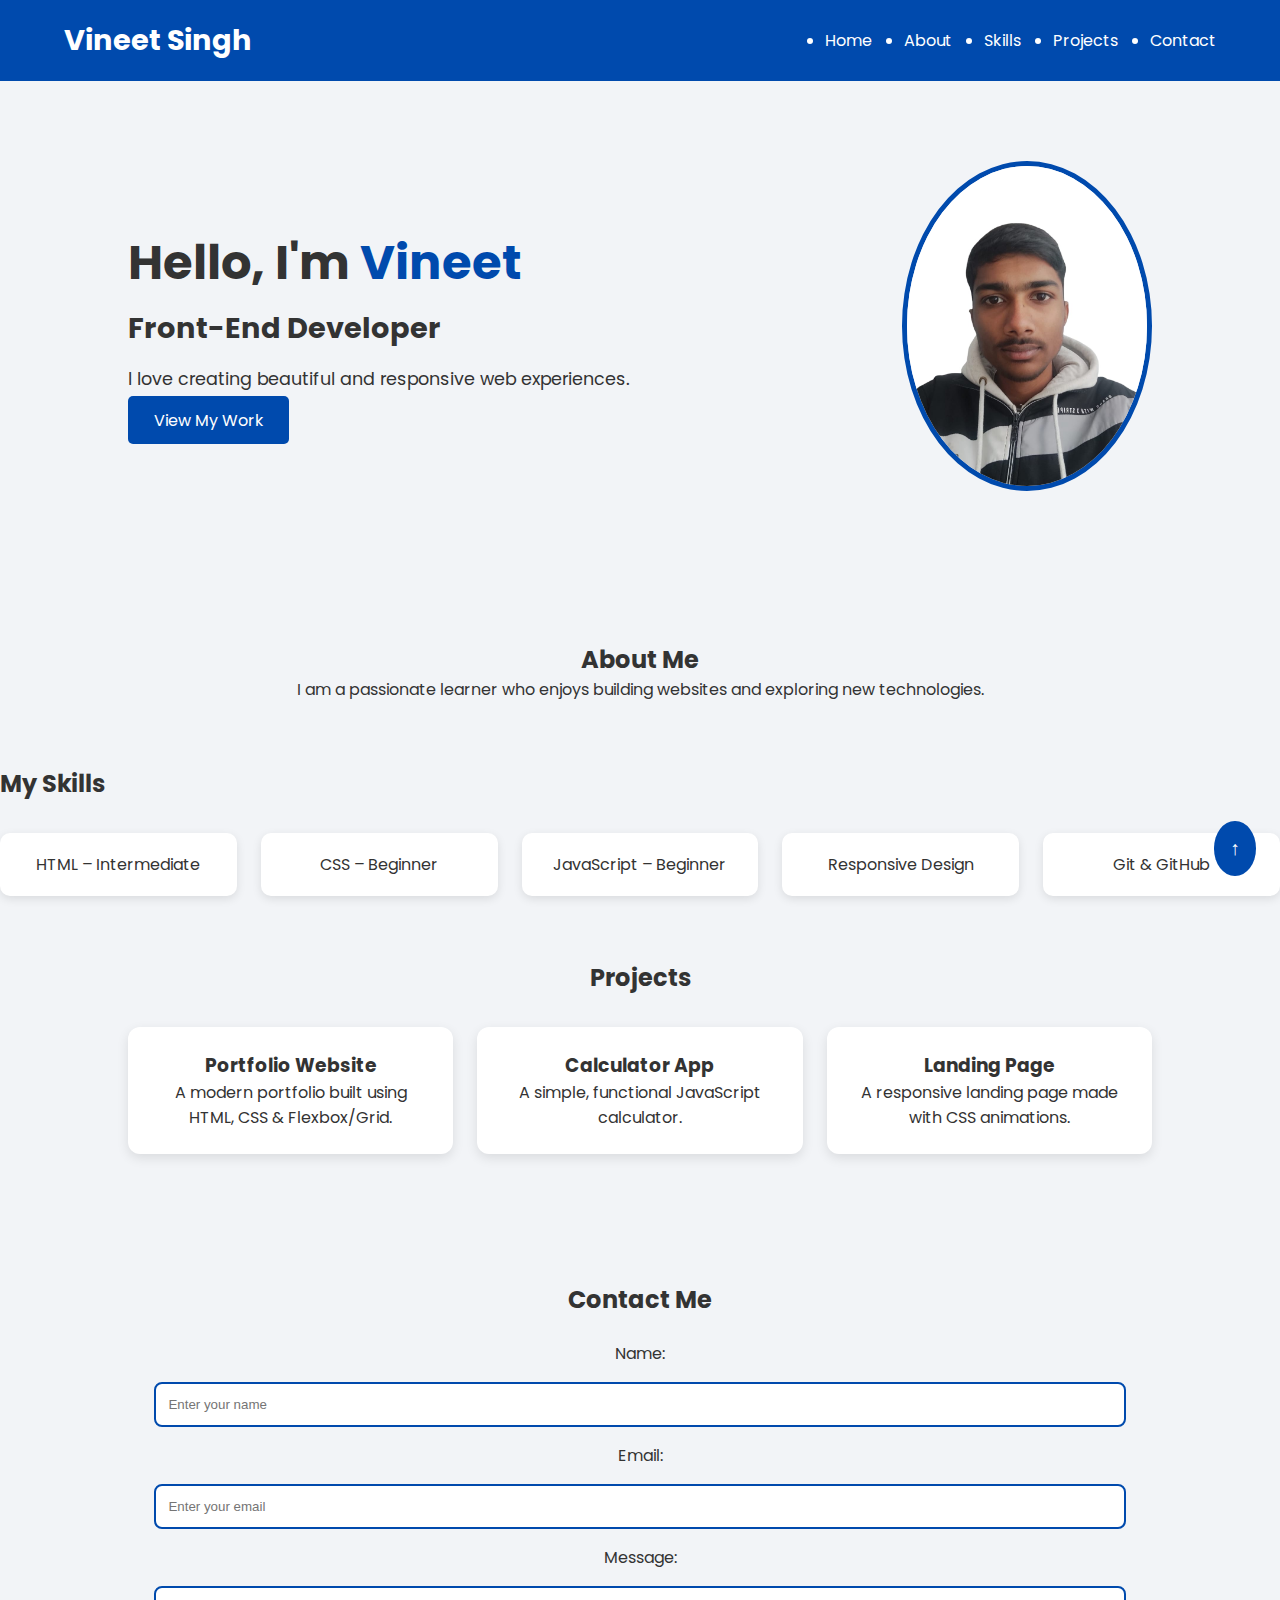
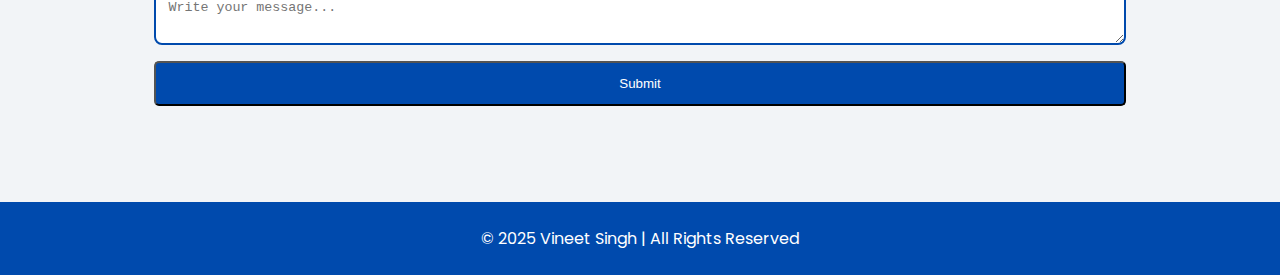
<file: LAB-3/index.html>
<!DOCTYPE html>
<html lang="en">

<head>
    <meta charset="UTF-8">
    <meta name="viewport" content="width=device-width, initial-scale=1.0">
    <title>Vineet Portfolio</title>
    <link rel="stylesheet" href="style.css">

    <!-- Google Font -->
    <link href="https://fonts.googleapis.com/css2?family=Poppins:wght@300;400;600;700&display=swap" rel="stylesheet">
</head>

<body>

    <!-- ---------------- HEADER ---------------- -->
    <header>
        <div class="logo">Vineet Singh</div>

        <nav>
            <ul class="nav-links">
                <li><a href="#hero">Home</a></li>
                <li><a href="#about">About</a></li>
                <li><a href="#skills">Skills</a></li>
                <li><a href="#projects">Projects</a></li>
                <li><a href="#contact">Contact</a></li>
            </ul>
        </nav>
    </header>

    <!-- ---------------- HERO SECTION ---------------- -->
    <section id="hero" class="hero">
        <div class="hero-text">
            <h1>Hello, I'm <span class="highlight">Vineet</span></h1>
            <h2 class="animate-role">Front-End Developer</h2>
            <p>I love creating beautiful and responsive web experiences.</p>
            <a href="#projects" class="btn">View My Work</a>
        </div>

        <div class="hero-img">
            <img src="mine.jpg" alt="Profile Picture">
        </div>
    </section>

    <!-- ---------------- ABOUT ---------------- -->
    <section id="about" class="about">
        <h2>About Me</h2>
        <p>I am a passionate learner who enjoys building websites and exploring new technologies.</p>
    </section>

    <!-- ---------------- SKILLS (GRID) ---------------- -->
    <section id="skills" class="skills">
        <h2>My Skills</h2>

        <div class="skills-grid">
            <div class="card">HTML – Intermediate</div>
            <div class="card">CSS – Beginner</div>
            <div class="card">JavaScript – Beginner</div>
            <div class="card">Responsive Design</div>
            <div class="card">Git & GitHub</div>
        </div>
    </section>

    <!-- ---------------- PROJECTS (GRID) ---------------- -->
    <section id="projects" class="projects">
        <h2>Projects</h2>

        <div class="projects-grid">
            <div class="project-card">
                <h3>Portfolio Website</h3>
                <p>A modern portfolio built using HTML, CSS & Flexbox/Grid.</p>
            </div>

            <div class="project-card">
                <h3>Calculator App</h3>
                <p>A simple, functional JavaScript calculator.</p>
            </div>

            <div class="project-card">
                <h3>Landing Page</h3>
                <p>A responsive landing page made with CSS animations.</p>
            </div>
        </div>
    </section>

    <!-- ---------------- CONTACT ---------------- -->
    <section id="contact" class="contact">
        <h2>Contact Me</h2>

        <form>
            <label>Name:</label>
            <input type="text" placeholder="Enter your name" required>

            <label>Email:</label>
            <input type="email" placeholder="Enter your email" required>

            <label>Message:</label>
            <textarea placeholder="Write your message..." required></textarea>

            <button class="btn" type="submit">Submit</button>
        </form>
    </section>

    <!-- ---------------- FOOTER ---------------- -->
    <footer>
        <p>© 2025 Vineet Singh | All Rights Reserved</p>
    </footer>

    <!-- Back to top button -->
    <a href="#hero" id="topBtn">↑</a>

</body>

</html>
</file>
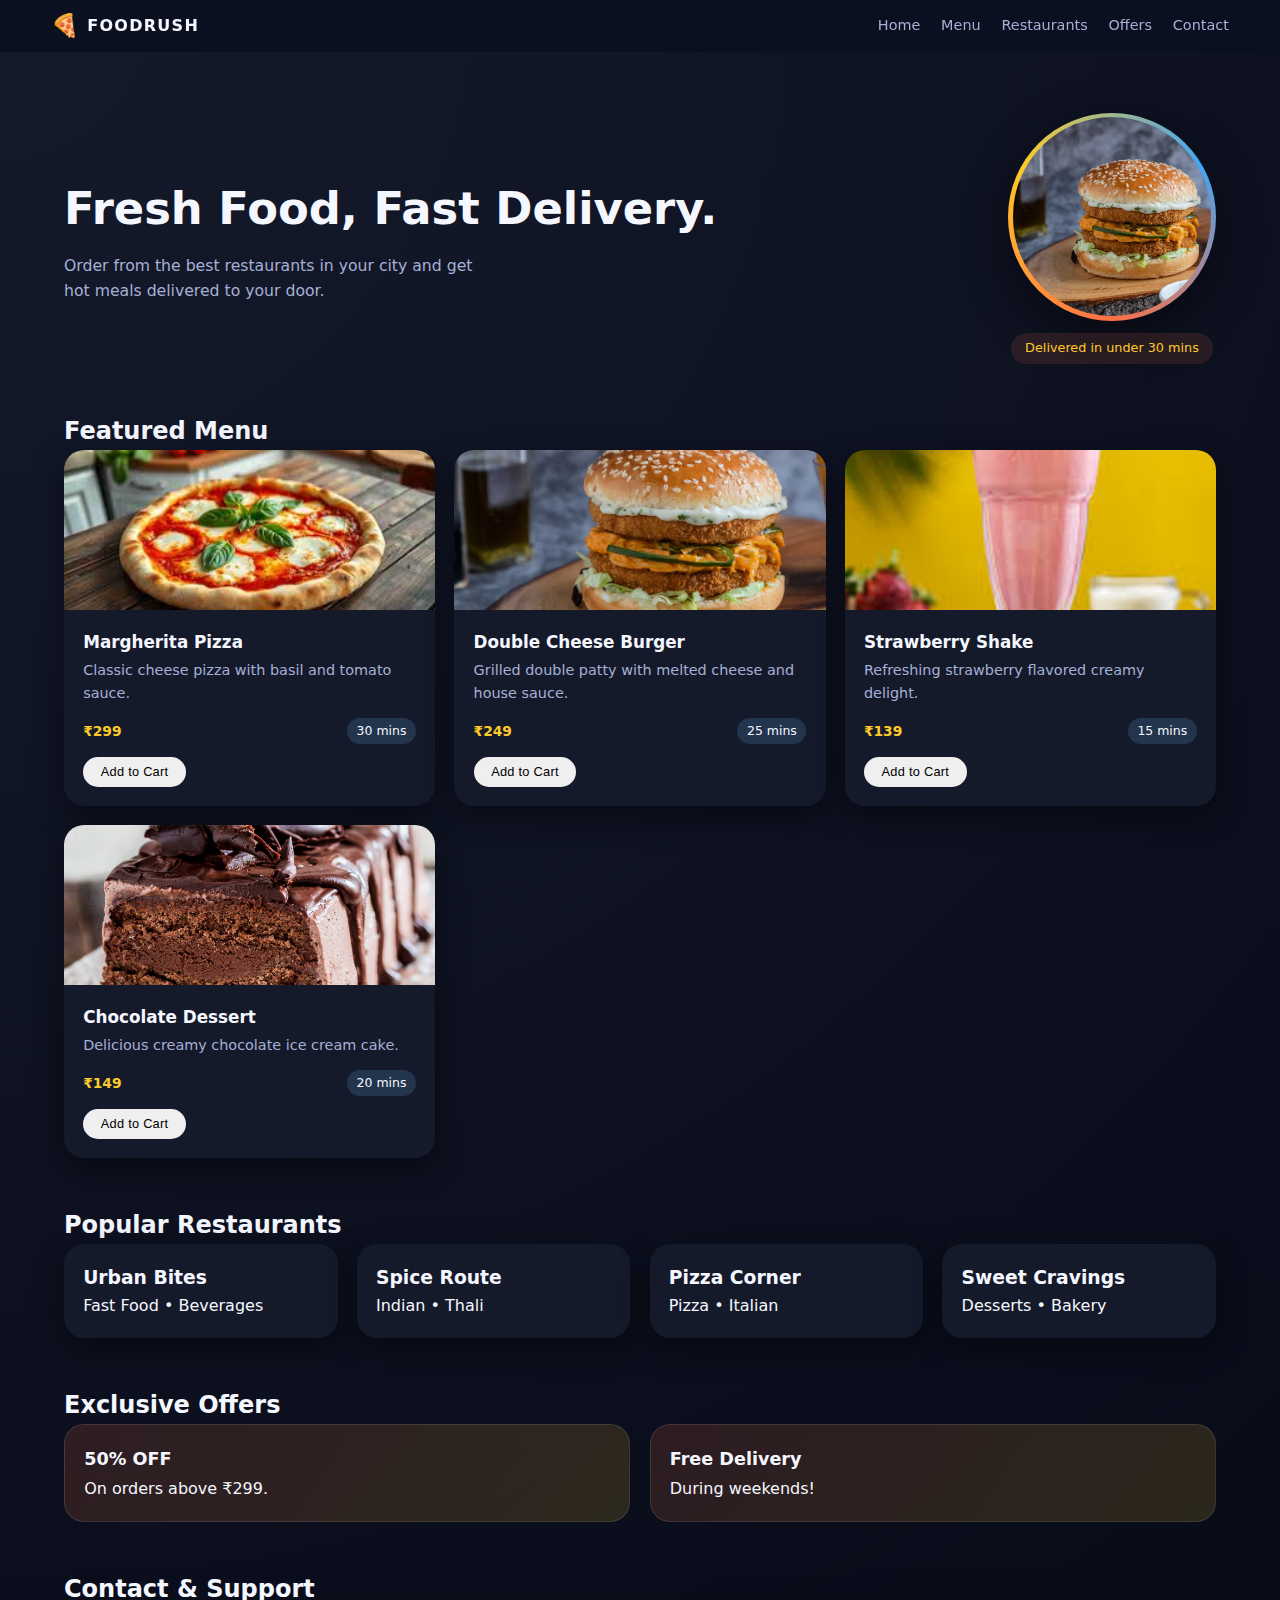
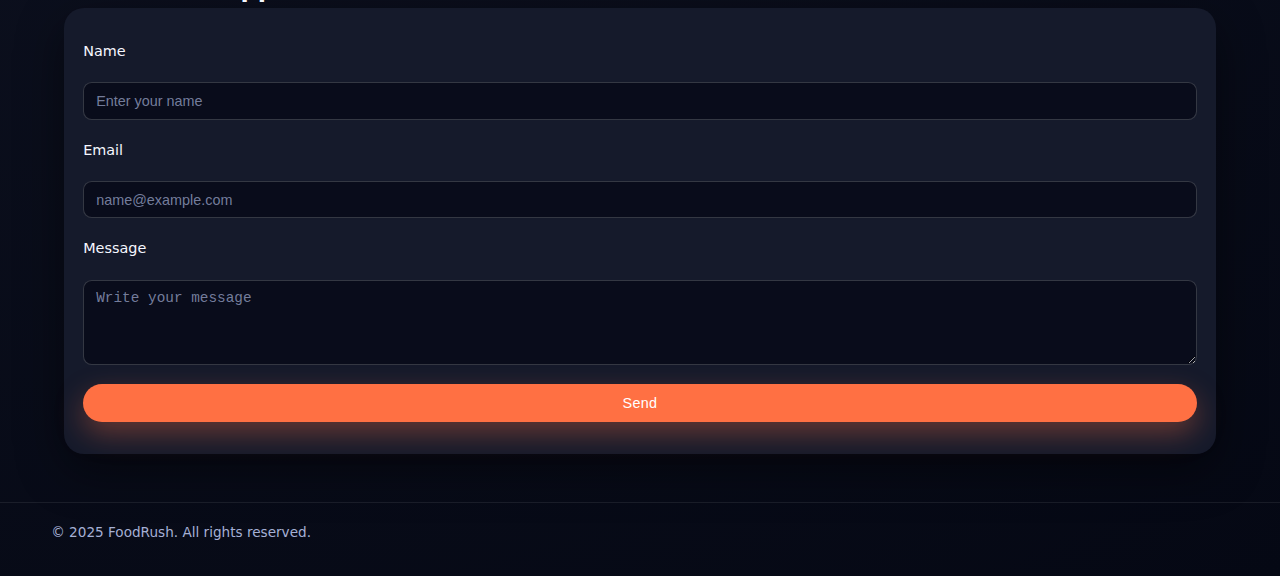
<file: WEB_DEV_capstone/index_capstone.html>
<!DOCTYPE html>
<html lang="en">
<head>
  <meta charset="UTF-8">
  <meta name="viewport" content="width=device-width, initial-scale=1.0">
  <title>FoodRush | Online Food Delivery</title>
  <link rel="stylesheet" href="style2.css">
</head>
<body>

<header class="site-header">
  <div class="brand"><span class="brand-logo">🍕</span><span class="brand-name">FoodRush</span></div>
  <nav class="main-nav">
    <a href="#home">Home</a>
    <a href="#menu">Menu</a>
    <a href="#restaurants">Restaurants</a>
    <a href="#offers">Offers</a>
    <a href="#contact">Contact</a>
  </nav>
</header>

<main id="main-content">

<section id="home" class="hero">
  <div class="hero-text">
    <h1>Fresh Food, Fast Delivery.</h1>
    <p>Order from the best restaurants in your city and get hot meals delivered to your door.</p>
  </div>
  <div class="hero-art">
    <div class="hero-image-circle">
      <img src="wjpzlrdskf8hhqjuu9zl.avif" alt="Delicious Burger">
    </div>
    <p class="hero-badge">Delivered in under 30 mins</p>
  </div>
</section>

<section id="menu" class="section section-menu">
  <h2>Featured Menu</h2>

  <div class="menu-grid">

    <article class="card card-menu">
      <img src="images.jpg" alt="Margherita Pizza">
      <div class="card-body">
        <h3>Margherita Pizza</h3>
        <p>Classic cheese pizza with basil and tomato sauce.</p>
        <div class="card-meta"><span class="price">₹299</span><span class="tag">30 mins</span></div>
        <button class="btn btn-small">Add to Cart</button>
      </div>
    </article>

    <article class="card card-menu">
      <img src="wjpzlrdskf8hhqjuu9zl.avif" alt="Double Cheese Burger">
      <div class="card-body">
        <h3>Double Cheese Burger</h3>
        <p>Grilled double patty with melted cheese and house sauce.</p>
        <div class="card-meta"><span class="price">₹249</span><span class="tag">25 mins</span></div>
        <button class="btn btn-small">Add to Cart</button>
      </div>
    </article>

    <article class="card card-menu">
      <img src="images (1).jpg" alt="Strawberry Milkshake">
      <div class="card-body">
        <h3>Strawberry Shake</h3>
        <p>Refreshing strawberry flavored creamy delight.</p>
        <div class="card-meta"><span class="price">₹139</span><span class="tag">15 mins</span></div>
        <button class="btn btn-small">Add to Cart</button>
      </div>
    </article>

    <article class="card card-menu">
      <img src="chocolate-ice-cream-cake-hero.jpg" alt="Chocolate Dessert">
      <div class="card-body">
        <h3>Chocolate Dessert</h3>
        <p>Delicious creamy chocolate ice cream cake.</p>
        <div class="card-meta"><span class="price">₹149</span><span class="tag">20 mins</span></div>
        <button class="btn btn-small">Add to Cart</button>
      </div>
    </article>

  </div>
</section>

<section id="restaurants" class="section section-restaurants">
  <h2>Popular Restaurants</h2>
  <div class="restaurants-grid">
    <article class="card card-restaurant"><h3>Urban Bites</h3><p>Fast Food • Beverages</p></article>
    <article class="card card-restaurant"><h3>Spice Route</h3><p>Indian • Thali</p></article>
    <article class="card card-restaurant"><h3>Pizza Corner</h3><p>Pizza • Italian</p></article>
    <article class="card card-restaurant"><h3>Sweet Cravings</h3><p>Desserts • Bakery</p></article>
  </div>
</section>

<section id="offers" class="section section-offers">
  <h2>Exclusive Offers</h2>
  <div class="offers-row">
    <article class="offer-card"><h3>50% OFF</h3><p>On orders above ₹299.</p></article>
    <article class="offer-card"><h3>Free Delivery</h3><p>During weekends!</p></article>
  </div>
</section>

<section id="contact" class="section section-contact">
  <h2>Contact & Support</h2>
  <form class="contact-form">
    <label>Name</label><input type="text" placeholder="Enter your name" required>
    <label>Email</label><input type="email" placeholder="name@example.com" required>
    <label>Message</label><textarea rows="4" placeholder="Write your message" required></textarea>
    <button class="btn btn-primary" type="submit">Send</button>
  </form>
</section>

</main>

<footer class="site-footer">
  <p>© 2025 FoodRush. All rights reserved.</p>
</footer>

</body>
</html>
</file>
<file: WEB_DEV_capstone/style2.css>
:root {
  --color-bg: #0b1020;
  --color-surface: #151a2b;
  --color-surface-alt: #1e2539;
  --color-primary: #ff7043;
  --color-primary-soft: rgba(255, 112, 67, 0.12);
  --color-accent: #ffca28;
  --color-text: #f5f7ff;
  --color-muted: #a5b0d5;
  --radius-lg: 1.25rem;
  --radius-md: 0.75rem;
  --radius-pill: 999px;
  --shadow-soft: 0 1rem 3rem rgba(0, 0, 0, 0.45);
  --space-xs: 0.5rem;
  --space-sm: 0.8rem;
  --space-md: 1.2rem;
  --space-lg: 2rem;
  --space-xl: 3rem;
  --max-width: 72rem;
  --transition-fast: all 0.25s ease;
}

*,
*::before,
*::after {
  box-sizing: border-box;
  margin: 0;
  padding: 0;
}

html {
  font-size: 100%;
  scroll-behavior: smooth;
}

body {
  min-height: 100vh;
  font-family: system-ui, -apple-system, BlinkMacSystemFont, "Segoe UI",
    sans-serif;
  background: radial-gradient(circle at top left, #151a2b 0%, #050814 100%);
  color: var(--color-text);
  line-height: 1.6;
}

.section {
  width: 92%;
  max-width: var(--max-width);
  margin: 0 auto var(--space-xl);
}

.section-header {
  margin-bottom: var(--space-md);
}

.section-header h2 {
  font-size: 1.6rem;
  margin-bottom: var(--space-xs);
}

.section-header p {
  color: var(--color-muted);
  font-size: 0.95rem;
}

/* Skip link */
.skip-link {
  position: absolute;
  left: 50%;
  transform: translateX(-50%);
  top: -3rem;
  padding: var(--space-xs) var(--space-md);
  background: #ffffff;
  color: #000;
  border-radius: var(--radius-pill);
  font-size: 0.9rem;
  z-index: 999;
  transition: top 0.2s ease;
}

.skip-link:focus {
  top: 1rem;
}

/* Header */
.site-header {
  position: sticky;
  top: 0;
  z-index: 10;
  width: 100%;
  padding: var(--space-xs) 4vw;
  backdrop-filter: blur(14px);
  background: linear-gradient(
    to right,
    rgba(11, 16, 32, 0.96),
    rgba(11, 16, 32, 0.9)
  );
  display: flex;
  justify-content: space-between;
  align-items: center;
}

.brand {
  display: flex;
  align-items: center;
  gap: 0.5rem;
}

.brand-logo {
  font-size: 1.4rem;
}

.brand-name {
  font-weight: 700;
  letter-spacing: 0.08em;
  font-size: 1rem;
  text-transform: uppercase;
}

.main-nav {
  display: flex;
  gap: 1.3rem;
}

.main-nav a {
  font-size: 0.9rem;
  text-decoration: none;
  color: var(--color-muted);
  position: relative;
  padding-block: 0.3rem;
  transition: var(--transition-fast);
}

.main-nav a::after {
  content: "";
  position: absolute;
  left: 0;
  bottom: 0;
  height: 0.14rem;
  width: 0;
  border-radius: 999px;
  background: var(--color-primary);
  transition: width 0.22s ease;
}

.main-nav a:hover {
  color: var(--color-text);
}

.main-nav a:hover::after {
  width: 100%;
}

/* Hero */
.hero {
  width: 92%;
  max-width: var(--max-width);
  margin: var(--space-xl) auto var(--space-xl);
  display: flex;
  flex-direction: column;
  gap: var(--space-lg);
}

.hero-text h1 {
  font-size: 2rem;
  margin-bottom: var(--space-xs);
}

.hero-text p {
  color: var(--color-muted);
  max-width: 26rem;
  font-size: 0.98rem;
}

.hero-actions {
  margin-top: var(--space-md);
  display: flex;
  flex-wrap: wrap;
  gap: var(--space-sm);
}

@keyframes heroFloat {
  0% {
    transform: translateY(0);
  }
  50% {
    transform: translateY(-0.6rem);
  }
  100% {
    transform: translateY(0);
  }
}

.hero-art {
  display: flex;
  flex-direction: column;
  align-items: center;
  gap: var(--space-sm);
}

.hero-image-circle {
  width: min(60vw, 13rem);
  height: min(60vw, 13rem);
  border-radius: 50%;
  padding: 0.3rem;
  background: conic-gradient(
    from 180deg,
    #ff7043,
    #ffca28,
    #42a5f5,
    #ff7043
  );
  display: flex;
  align-items: center;
  justify-content: center;
  animation: heroFloat 4s ease-in-out infinite;
  box-shadow: var(--shadow-soft);
}

.hero-image-circle picture,
.hero-image-circle img {
  width: 100%;
  height: 100%;
  border-radius: 50%;
  display: block;
}

.hero-image-circle img {
  object-fit: cover;
}

.hero-badge {
  padding: 0.3rem 0.9rem;
  font-size: 0.8rem;
  border-radius: var(--radius-pill);
  background: var(--color-primary-soft);
  color: var(--color-accent);
}

/* Buttons */
.btn {
  display: inline-flex;
  align-items: center;
  justify-content: center;
  padding: 0.7rem 1.8rem;
  border-radius: var(--radius-pill);
  border: none;
  cursor: pointer;
  font-size: 0.9rem;
  font-weight: 500;
  letter-spacing: 0.02em;
  text-decoration: none;
  transition: var(--transition-fast);
}

.btn-primary {
  background: var(--color-primary);
  color: #fff;
  box-shadow: 0 0.7rem 1.8rem rgba(255, 112, 67, 0.35);
}

.btn-primary:hover {
  background: #ff5722;
  transform: translateY(-0.08rem);
  box-shadow: 0 1rem 2.2rem rgba(255, 112, 67, 0.5);
}

.btn-ghost {
  background: transparent;
  color: var(--color-text);
  border: 1px solid rgba(255, 255, 255, 0.18);
}

.btn-ghost:hover {
  background: rgba(255, 255, 255, 0.06);
}

.btn-small {
  padding: 0.45rem 1.1rem;
  font-size: 0.8rem;
}

/* Menu + Filters layout */
.section-menu {
  margin-top: var(--space-xl);
}

.menu-layout {
  display: grid;
  grid-template-columns: minmax(0, 1fr);
  gap: var(--space-md);
}

/* Filters */
.filters {
  background: var(--color-surface);
  padding: var(--space-md);
  border-radius: var(--radius-lg);
}

.filters h3 {
  font-size: 1rem;
  margin-bottom: var(--space-sm);
}

.filters h4 {
  font-size: 0.95rem;
  margin-top: var(--space-md);
  margin-bottom: 0.3rem;
}

.filters ul {
  list-style: none;
}

.filters ul li {
  margin-bottom: 0.3rem;
  font-size: 0.9rem;
  color: var(--color-muted);
}

.chip {
  border-radius: var(--radius-pill);
  border: none;
  padding: 0.35rem 0.9rem;
  font-size: 0.8rem;
  background: rgba(255, 255, 255, 0.06);
  color: var(--color-muted);
  cursor: pointer;
  transition: var(--transition-fast);
}

.chip-active,
.chip:hover {
  background: var(--color-primary);
  color: #fff;
}

.filter-list span {
  color: var(--color-accent);
  margin-right: 0.3rem;
}

/* Menu cards */
.menu-grid {
  display: grid;
  grid-template-columns: minmax(0, 1fr);
  gap: var(--space-md);
}

.card {
  background: var(--color-surface);
  border-radius: var(--radius-lg);
  overflow: hidden;
  box-shadow: 0 0.6rem 1.9rem rgba(0, 0, 0, 0.45);
  transform: translateY(0);
  transition: var(--transition-fast);
}

.card:hover {
  transform: translateY(-0.15rem) scale(1.01);
  box-shadow: 0 0.9rem 2.3rem rgba(0, 0, 0, 0.55);
}

.card-menu picture,
.card-menu img {
  width: 100%;
  height: 10rem;
  display: block;
}

.card-menu img {
  object-fit: cover;
}

.card-body {
  padding: var(--space-md);
}

.card-body h3 {
  font-size: 1.05rem;
  margin-bottom: 0.2rem;
}

.card-body p {
  font-size: 0.9rem;
  color: var(--color-muted);
  margin-bottom: var(--space-sm);
}

.card-meta {
  display: flex;
  justify-content: space-between;
  align-items: center;
  margin-bottom: var(--space-sm);
  font-size: 0.86rem;
}

.price {
  color: var(--color-accent);
  font-weight: 600;
}

.tag {
  padding: 0.2rem 0.6rem;
  background: rgba(114, 191, 255, 0.16);
  border-radius: var(--radius-pill);
  font-size: 0.78rem;
}

/* Restaurants grid */
.section-restaurants .restaurants-grid {
  display: grid;
  grid-template-columns: minmax(0, 1fr);
  gap: var(--space-md);
}

.card-restaurant {
  padding: var(--space-md);
}

.card-header {
  display: flex;
  justify-content: space-between;
  align-items: center;
  margin-bottom: 0.3rem;
}

.card-header h3 {
  font-size: 1rem;
}

.rating {
  font-size: 0.8rem;
  padding: 0.15rem 0.5rem;
  border-radius: var(--radius-pill);
  background: rgba(76, 175, 80, 0.2);
  color: #a5d6a7;
}

.card-meta-text {
  font-size: 0.86rem;
  color: var(--color-muted);
}

/* Offers */
.section-offers .offers-row {
  display: flex;
  flex-direction: column;
  gap: var(--space-md);
}

.offer-card {
  flex: 1;
  background: linear-gradient(
    135deg,
    rgba(255, 112, 67, 0.14),
    rgba(255, 202, 40, 0.14)
  );
  border-radius: var(--radius-lg);
  padding: var(--space-md);
  border: 1px solid rgba(255, 255, 255, 0.1);
}

.offer-card h3 {
  font-size: 1.1rem;
  margin-bottom: 0.2rem;
}

/* Contact */
.section-contact .contact-form {
  background: var(--color-surface);
  padding: var(--space-lg) var(--space-md);
  border-radius: var(--radius-lg);
  box-shadow: var(--shadow-soft);
  display: flex;
  flex-direction: column;
  gap: var(--space-md);
}

.form-row {
  display: flex;
  flex-direction: column;
  gap: var(--space-md);
}

.form-field {
  flex: 1;
  display: flex;
  flex-direction: column;
  gap: 0.25rem;
}

label {
  font-size: 0.9rem;
}

input,
select,
textarea {
  padding: 0.6rem 0.75rem;
  border-radius: 0.55rem;
  border: 1px solid rgba(255, 255, 255, 0.18);
  background: rgba(8, 11, 25, 0.9);
  color: var(--color-text);
  font-size: 0.9rem;
  outline: none;
  transition: var(--transition-fast);
}

input::placeholder,
textarea::placeholder {
  color: rgba(165, 176, 213, 0.7);
}

input:focus,
select:focus,
textarea:focus {
  border-color: var(--color-primary);
  box-shadow: 0 0 0 0.12rem rgba(255, 112, 67, 0.4);
}

.form-submit {
  align-self: flex-start;
}

/* Footer */
.site-footer {
  border-top: 1px solid rgba(255, 255, 255, 0.08);
  margin-top: var(--space-lg);
  padding: var(--space-md) 4vw var(--space-lg);
  display: flex;
  flex-direction: column;
  gap: var(--space-sm);
  align-items: center;
  justify-content: space-between;
}

.site-footer p {
  font-size: 0.85rem;
  color: var(--color-muted);
}

.footer-right {
  display: flex;
  gap: 0.5rem;
}

.social-circle {
  width: 2rem;
  height: 2rem;
  border-radius: 50%;
  display: inline-flex;
  align-items: center;
  justify-content: center;
  font-size: 0.9rem;
  text-decoration: none;
  color: var(--color-text);
  background: rgba(255, 255, 255, 0.06);
  transition: var(--transition-fast);
}

.social-circle:hover {
  background: var(--color-primary);
}

/* Breakpoints */

/* Tablet ≥ 768px */
@media (min-width: 48rem) {
  .hero {
    flex-direction: row;
    align-items: center;
    justify-content: space-between;
  }

  .hero-text h1 {
    font-size: 2.4rem;
  }

  .menu-layout {
    grid-template-columns: minmax(12rem, 0.8fr) minmax(0, 2.2fr);
    align-items: flex-start;
  }

  .menu-grid {
    grid-template-columns: repeat(2, minmax(0, 1fr));
  }

  .section-restaurants .restaurants-grid {
    grid-template-columns: repeat(2, minmax(0, 1fr));
  }

  .section-offers .offers-row {
    flex-direction: row;
  }

  .form-row {
    flex-direction: row;
  }

  .site-footer {
    flex-direction: row;
  }
}

/* Desktop ≥ 1024px */
@media (min-width: 64rem) {
  .hero {
    margin-top: calc(var(--space-xl) + 0.8rem);
  }

  .hero-text h1 {
    font-size: 2.8rem;
  }

  .menu-grid {
    grid-template-columns: repeat(3, minmax(0, 1fr));
  }

  .section-restaurants .restaurants-grid {
    grid-template-columns: repeat(4, minmax(0, 1fr));
  }
}

/* Small mobile ≤ 480px */
@media (max-width: 30rem) {
  .site-header {
    flex-direction: column;
    gap: 0.4rem;
  }

  .main-nav {
    flex-wrap: wrap;
    justify-content: center;
  }

  .hero-actions {
    flex-direction: column;
    align-items: stretch;
  }
}
</file>
<file: LAB-3/style.css>
/* RESET */
* {
    margin: 0;
    padding: 0;
    box-sizing: border-box;
}

body {
    font-family: "Poppins", sans-serif;
    background: #f2f4f7;
    color: #333;
    scroll-behavior: smooth;
}

/* ---------------- HEADER ---------------- */
header {
    display: flex;
    justify-content: space-between;
    align-items: center;
    padding: 1.2rem 5%;
    background: #004aad;
    color: white;
}

.logo {
    font-size: 1.8rem;
    font-weight: 700;
}

.nav-links {
    display: flex;
    gap: 2rem;
}

.nav-links a {
    color: white;
    text-decoration: none;
    font-size: 1rem;
    transition: 0.3s;
}

.nav-links a:hover {
    color: #ffe47a;
}

/* ---------------- HERO SECTION ---------------- */
.hero {
    display: flex;
    justify-content: space-between;
    align-items: center;
    padding: 5rem 10%;
    gap: 3rem;
}

.hero-text h1 {
    font-size: 3rem;
    font-weight: 700;
}

.highlight {
    color: #004aad;
}

.animate-role {
    font-size: 1.8rem;
    margin: 0.5rem 0;
    animation: colorChange 3s infinite;
}

@keyframes colorChange {
    0% { color: #004aad; }
    50% { color: #ff5252; }
    100% { color: #004aad; }
}

.hero-text p {
    margin: 1rem 0;
    font-size: 1.1rem;
}

.hero-img img {
    width: 250px;
    border-radius: 50%;
    border: 5px solid #004aad;
}

.btn {
    background: #004aad;
    padding: 0.8rem 1.6rem;
    border-radius: 5px;
    color: white;
    text-decoration: none;
    transition: 0.3s;
}

.btn:hover {
    background: #002f6c;
    transform: scale(1.05);
}

/* ---------------- ABOUT ---------------- */
.about {
    text-align: center;
    padding: 4rem 10%;
}

/* ---------------- SKILLS (GRID) ---------------- */
.skills-grid {
    margin-top: 2rem;
    display: grid;
    grid-template-columns: repeat(auto-fit, minmax(180px, 1fr));
    gap: 1.5rem;
}

.card {
    padding: 1.2rem;
    background: white;
    border-radius: 10px;
    text-align: center;
    box-shadow: 0 3px 10px rgba(0,0,0,0.10);
    transition: 0.3s;
}

.card:hover {
    transform: translateY(-5px);
}

/* ---------------- PROJECTS (GRID) ---------------- */
.projects {
    padding: 4rem 10%;
    text-align: center;
}

.projects-grid {
    margin-top: 2rem;
    display: grid;
    gap: 1.5rem;
    grid-template-columns: repeat(auto-fit, minmax(250px, 1fr));
}

.project-card {
    background: white;
    padding: 1.5rem;
    border-radius: 12px;
    box-shadow: 0 4px 12px rgba(0,0,0,0.10);
    transition: 0.3s;
}

.project-card:hover {
    transform: translateY(-5px);
}

/* ---------------- CONTACT FORM ---------------- */
.contact {
    padding: 4rem 12%;
    text-align: center;
}

form {
    margin-top: 1.5rem;
    display: flex;
    flex-direction: column;
    gap: 1rem;
}

input, textarea {
    width: 100%;
    padding: 0.8rem;
    border: 2px solid #004aad;
    border-radius: 8px;
}

/* ---------------- FOOTER ---------------- */
footer {
    text-align: center;
    padding: 1.5rem;
    background: #004aad;
    color: white;
    margin-top: 2rem;
}

/* ---------------- BACK TO TOP ---------------- */
#topBtn {
    position: fixed;
    right: 1.5rem;
    bottom: 1.5rem;
    background: #004aad;
    padding: 0.8rem 1rem;
    border-radius: 50%;
    color: white;
    text-decoration: none;
    font-size: 1.2rem;
    transition: 0.3s;
}

#topBtn:hover {
    background: #002f6c;
}

/* ---------------- RESPONSIVE ---------------- */
@media (max-width: 768px) {

    header {
        flex-direction: column;
        gap: 1rem;
    }

    .hero {
        flex-direction: column;
        text-align: center;
    }

    .hero-img img {
        width: 180px;
    }
}
</file>
